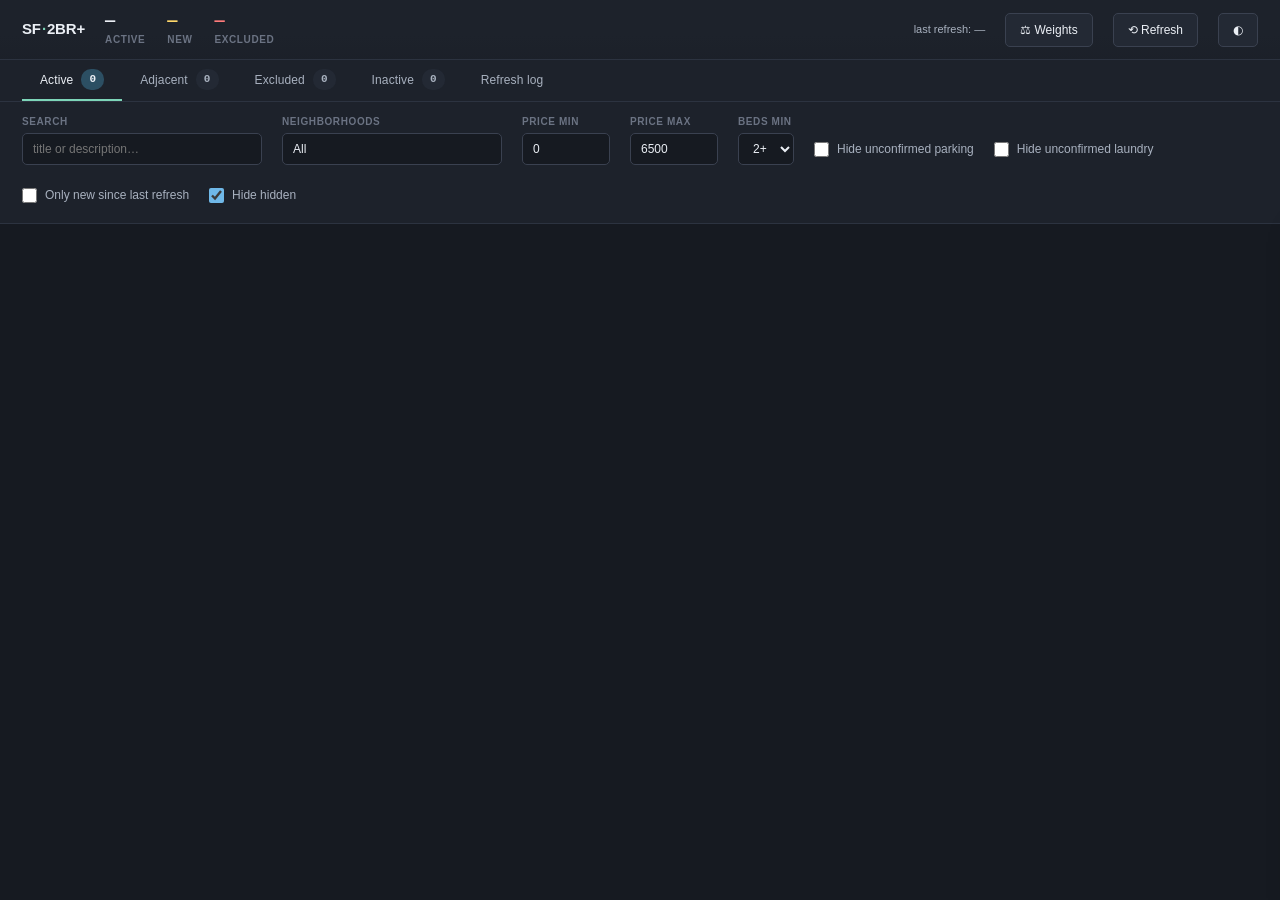
<file: index.html>
<!doctype html>
<meta charset="utf-8">
<meta http-equiv="refresh" content="0; url=dashboard/">
<title>SF 2BR+ — redirecting…</title>
<link rel="canonical" href="dashboard/">
<style>
  body { font-family: -apple-system, sans-serif; background: #1a1d23; color: #e8ecf2; padding: 60px; }
  a { color: #5fb8e8; }
</style>
<p>Redirecting to <a href="dashboard/">the dashboard</a>…</p>
</file>
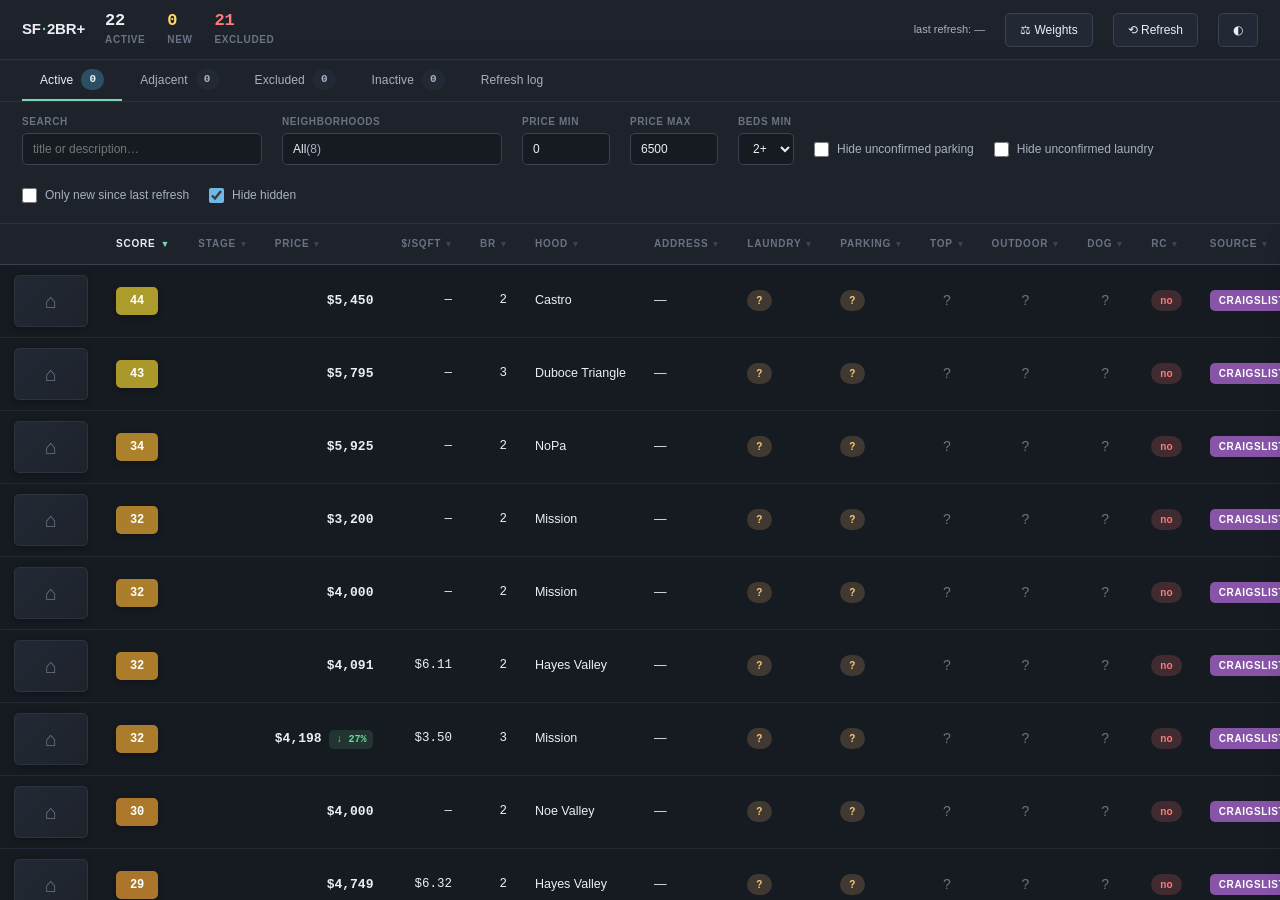
<file: dashboard/index.html>
<!doctype html>
<html lang="en" data-theme="dark">
<head>
  <meta charset="utf-8" />
  <meta name="viewport" content="width=device-width, initial-scale=1" />
  <title>SF 2BR+ — Apartment Dashboard</title>
  <link rel="stylesheet" href="style.css?v=5" />
</head>
<body>

<!-- TOP BAR -->
<header class="topbar">
  <div class="brand">SF<span class="accent">·</span>2BR+</div>

  <div class="summary">
    <div class="stat" title="Total active listings"><span class="num" id="stat-active">—</span><span class="lbl">active</span></div>
    <div class="stat" title="New since last refresh"><span class="num new" id="stat-new">—</span><span class="lbl">new</span></div>
    <div class="stat" title="Excluded by hard requirements"><span class="num bad" id="stat-excluded">—</span><span class="lbl">excluded</span></div>
  </div>

  <div class="spacer"></div>

  <div class="last-refresh" id="last-refresh">last refresh: —</div>
  <button class="topbar-btn" id="weights-toggle-btn" title="Score weights">⚖ Weights</button>
  <button class="topbar-btn" id="refresh-btn" title="Refresh listings">⟲ Refresh</button>
  <button class="topbar-btn" id="theme-btn" title="Toggle dark/light">◐</button>
</header>

<!-- TABS -->
<div class="tabs" id="tabs">
  <div class="tab active" data-tab="active">Active <span class="count" id="tab-active-count">0</span></div>
  <div class="tab" data-tab="adjacent">Adjacent <span class="count" id="tab-adjacent-count">0</span></div>
  <div class="tab" data-tab="excluded">Excluded <span class="count" id="tab-excluded-count">0</span></div>
  <div class="tab" data-tab="inactive">Inactive <span class="count" id="tab-inactive-count">0</span></div>
  <div class="tab" data-tab="log">Refresh log</div>
</div>

<!-- FILTER BAR -->
<div class="filterbar" id="filterbar">
  <div class="filter">
    <label>Search</label>
    <input type="text" id="f-search" placeholder="title or description…" />
  </div>

  <div class="filter">
    <label>Neighborhoods</label>
    <div class="nh-multi" id="f-nh-trigger">All <span class="dim" id="f-nh-count"></span></div>
    <div class="nh-multi-popup" id="f-nh-popup"></div>
  </div>

  <div class="filter">
    <label>Price min</label>
    <input type="number" id="f-price-min" min="0" step="100" value="0" />
  </div>

  <div class="filter">
    <label>Price max</label>
    <input type="number" id="f-price-max" min="0" step="100" value="6500" />
  </div>

  <div class="filter">
    <label>Beds min</label>
    <select id="f-beds">
      <option value="2">2+</option>
      <option value="3">3+</option>
    </select>
  </div>

  <label class="toggle"><input type="checkbox" id="f-hide-no-parking" /> Hide unconfirmed parking</label>
  <label class="toggle"><input type="checkbox" id="f-hide-no-laundry" /> Hide unconfirmed laundry</label>
  <label class="toggle"><input type="checkbox" id="f-only-new" /> Only new since last refresh</label>
  <label class="toggle"><input type="checkbox" id="f-hide-hidden" checked /> Hide hidden</label>
</div>

<!-- MAIN -->
<div class="main">
  <div class="content-pane">
    <div class="table-wrap" id="table-wrap">
      <table class="listings" id="listings-table">
        <thead><tr id="th-row"></tr></thead>
        <tbody id="listings-body"></tbody>
      </table>
      <div class="empty" id="empty-msg" style="display:none;">
        <div class="em">⌂</div>
        <div class="empty-heading">No listings match your filters</div>
        <div class="faint">Try widening price, bedrooms, or selecting more neighborhoods.</div>
      </div>
    </div>
    <div class="refresh-log" id="refresh-log-pane" style="display:none;"></div>
  </div>

  <!-- Detail panel slides in from right -->
  <aside class="detail-panel" id="detail-panel">
    <div class="gallery" id="d-gallery"></div>
    <div class="head">
      <div>
        <h3 class="title" id="d-title">—</h3>
        <div class="sub" id="d-sub">—</div>
      </div>
      <button class="close-btn" id="d-close">×</button>
    </div>
    <div class="body" id="d-body"></div>
    <div class="actions">
      <button id="d-star">☆ Star</button>
      <select id="d-status" class="status-select">
        <option value="">Stage…</option>
        <option value="interested">★ Interested</option>
        <option value="toured">👁 Toured</option>
        <option value="applied">✓ Applied</option>
        <option value="passed">⊘ Passed</option>
      </select>
      <button id="d-hide">⊘ Hide</button>
    </div>
  </aside>

  <!-- Weights popover (hidden by default, toggled by topbar button) -->
  <aside class="weights-panel" id="weights-panel">
    <h4>
      <span>Score weights</span>
      <span class="reset" id="weights-reset">reset</span>
    </h4>
    <div id="weights-sliders"></div>
  </aside>
</div>

<!-- REFRESH MODAL (fallback) -->
<div class="modal-backdrop" id="refresh-modal">
  <div class="modal">
    <h3>Refresh the data</h3>
    <p>To pull fresh listings, open Cowork and message Claude: <em>"refresh my listings."</em> The dashboard updates within ~2 minutes.</p>
    <p class="dim">Or run locally:</p>
    <pre id="refresh-cmd">cd ~/Documents/sf-apartment-search
python3 refresh.py --publish</pre>
    <div class="modal-actions">
      <button id="refresh-modal-close">Close</button>
    </div>
  </div>
</div>

<!-- A leaflet map div is no longer here — the per-listing Google Maps embed in
     the detail panel is the spatial-context view. -->

<script src="app.js?v=5"></script>
</body>
</html>
</file>
<file: dashboard/style.css>
/* ============================================================
   SF Apartment Dashboard — refined polish
   Warm dark default, generous spacing, photo-forward, no map clutter.
   ============================================================ */

:root {
  /* Dark theme (default) — warmer slate with mint accents */
  --bg: #161a21;
  --bg-elev: #1d222b;
  --bg-elev-2: #232934;
  --bg-hover: #2a3140;
  --bg-row-alt: #1a1f27;
  --border: #2c3340;
  --border-strong: #3a4150;
  --text: #ebeff5;
  --text-dim: #a8b1bf;
  --text-faint: #6b7383;
  --accent: #6fb8e8;
  --accent-2: #7dd5b8;
  --accent-dim: #2c4f63;
  --good: #6dd99a;
  --warn: #ffc97a;
  --bad: #ff7b7b;
  --new: #ffd86b;
  --grid: #232a35;
  --shadow: 0 8px 28px rgba(0, 0, 0, 0.45);
  --shadow-sm: 0 2px 6px rgba(0, 0, 0, 0.25);
  --radius: 8px;
  --radius-sm: 5px;
  --row-h: 64px;
  --mono: "JetBrains Mono", "IBM Plex Mono", "SF Mono", Menlo, Consolas, monospace;
  --sans: -apple-system, BlinkMacSystemFont, "Inter", "Helvetica Neue", Arial, sans-serif;
}

[data-theme="light"] {
  --bg: #f5f7fb;
  --bg-elev: #ffffff;
  --bg-elev-2: #ffffff;
  --bg-hover: #eef2f8;
  --bg-row-alt: #f9fbfd;
  --border: #e1e6ed;
  --border-strong: #c2cad6;
  --text: #1a2332;
  --text-dim: #586374;
  --text-faint: #94a0b0;
  --accent: #2873cc;
  --accent-2: #1d9b73;
  --accent-dim: #c8def4;
  --good: #1ea862;
  --warn: #c4830f;
  --bad: #d44545;
  --new: #b07d10;
  --grid: #ebeff4;
  --shadow: 0 8px 24px rgba(20, 30, 50, 0.08);
  --shadow-sm: 0 2px 6px rgba(20, 30, 50, 0.04);
}

* { box-sizing: border-box; }

html, body {
  margin: 0;
  padding: 0;
  background: var(--bg);
  color: var(--text);
  font-family: var(--sans);
  font-size: 13px;
  line-height: 1.5;
  height: 100vh;
  overflow: hidden;
  -webkit-font-smoothing: antialiased;
  -moz-osx-font-smoothing: grayscale;
}

body { display: flex; flex-direction: column; }

button, input, select, textarea {
  font-family: inherit;
  font-size: inherit;
  color: inherit;
}

a { color: var(--accent); text-decoration: none; }
a:hover { text-decoration: underline; }

.mono { font-family: var(--mono); font-variant-numeric: tabular-nums; }
.dim { color: var(--text-dim); }
.faint { color: var(--text-faint); }

/* ============================================================
   Top bar
   ============================================================ */
.topbar {
  display: flex;
  align-items: center;
  gap: 20px;
  padding: 0 22px;
  background: linear-gradient(180deg, var(--bg-elev) 0%, var(--bg-elev) 60%, color-mix(in srgb, var(--bg-elev) 80%, var(--bg)) 100%);
  border-bottom: 1px solid var(--border);
  height: 60px;
  flex-shrink: 0;
  position: relative;
  z-index: 50;
}

.topbar .brand {
  font-weight: 700;
  font-size: 15px;
  letter-spacing: -0.01em;
  color: var(--text);
}
.topbar .brand .accent { color: var(--accent-2); margin: 0 1px; }

.topbar .summary { display: flex; gap: 22px; }
.topbar .summary .stat {
  display: flex;
  flex-direction: column;
  gap: 1px;
  align-items: flex-start;
}
.topbar .summary .stat .num {
  color: var(--text);
  font-weight: 700;
  font-size: 17px;
  font-family: var(--mono);
  font-variant-numeric: tabular-nums;
  line-height: 1.1;
  letter-spacing: -0.01em;
}
.topbar .summary .stat .lbl {
  font-size: 10px;
  text-transform: uppercase;
  letter-spacing: 0.06em;
  color: var(--text-faint);
  font-weight: 600;
}
.topbar .summary .stat .num.new { color: var(--new); }
.topbar .summary .stat .num.bad { color: var(--bad); }

.topbar .spacer { flex: 1; }

.topbar .last-refresh {
  font-size: 11px;
  color: var(--text-dim);
  text-align: right;
  line-height: 1.3;
}
.topbar .last-refresh .mono { color: var(--text); font-weight: 500; }

.topbar-btn {
  background: var(--bg-elev-2);
  border: 1px solid var(--border-strong);
  color: var(--text);
  padding: 0 14px;
  border-radius: var(--radius-sm);
  cursor: pointer;
  font-size: 12px;
  font-weight: 500;
  height: 34px;
  transition: background 0.12s, border-color 0.12s, color 0.12s;
  white-space: nowrap;
}
.topbar-btn:hover {
  background: var(--bg-hover);
  border-color: var(--accent);
}
.topbar-btn.active {
  background: var(--accent);
  border-color: var(--accent);
  color: #fff;
}
.topbar-btn.primary {
  background: var(--accent);
  border-color: var(--accent);
  color: #fff;
}
.topbar-btn.primary:hover { filter: brightness(1.08); }

/* ============================================================
   Tabs
   ============================================================ */
.tabs {
  display: flex;
  background: var(--bg-elev);
  border-bottom: 1px solid var(--border);
  padding: 0 22px;
  height: 42px;
  flex-shrink: 0;
}
.tabs .tab {
  padding: 0 18px;
  font-size: 12px;
  color: var(--text-dim);
  cursor: pointer;
  display: flex;
  align-items: center;
  gap: 8px;
  border-bottom: 2px solid transparent;
  font-weight: 500;
  letter-spacing: 0.01em;
  transition: color 0.12s, border-color 0.12s;
}
.tabs .tab:hover { color: var(--text); }
.tabs .tab.active {
  color: var(--text);
  border-bottom-color: var(--accent-2);
}
.tabs .tab .count {
  font-family: var(--mono);
  font-size: 11px;
  background: var(--bg-elev-2);
  padding: 2px 8px;
  border-radius: 10px;
  color: var(--text-dim);
  font-weight: 600;
}
.tabs .tab.active .count {
  background: var(--accent-dim);
  color: var(--text);
}

/* ============================================================
   Filter bar
   ============================================================ */
.filterbar {
  display: flex;
  flex-wrap: wrap;
  gap: 14px 20px;
  align-items: flex-end;
  padding: 12px 22px;
  background: var(--bg-elev);
  border-bottom: 1px solid var(--border);
  flex-shrink: 0;
}
.filterbar .filter { display: flex; flex-direction: column; gap: 4px; }
.filterbar .filter label {
  font-size: 10px;
  text-transform: uppercase;
  color: var(--text-faint);
  letter-spacing: 0.06em;
  font-weight: 700;
}
.filterbar input[type="text"],
.filterbar input[type="number"],
.filterbar select {
  background: var(--bg);
  border: 1px solid var(--border-strong);
  color: var(--text);
  padding: 7px 10px;
  border-radius: var(--radius-sm);
  height: 32px;
  font-size: 12px;
  transition: border-color 0.12s;
}
.filterbar input:focus, .filterbar select:focus {
  outline: none;
  border-color: var(--accent);
}
.filterbar input[type="text"] { width: 240px; }
.filterbar input[type="number"] { width: 88px; }

.filterbar .nh-multi {
  position: relative;
  background: var(--bg);
  border: 1px solid var(--border-strong);
  padding: 7px 10px;
  border-radius: var(--radius-sm);
  font-size: 12px;
  height: 32px;
  cursor: pointer;
  min-width: 220px;
  display: flex;
  align-items: center;
}
.filterbar .nh-multi:hover { border-color: var(--accent); }
.filterbar .nh-multi-popup {
  position: absolute;
  top: 100%;
  left: 0;
  background: var(--bg-elev-2);
  border: 1px solid var(--border-strong);
  border-radius: var(--radius);
  box-shadow: var(--shadow);
  padding: 12px 14px;
  margin-top: 4px;
  z-index: 30;
  min-width: 240px;
  display: none;
}
.filterbar .nh-multi-popup.open { display: block; }
.filterbar .nh-multi-popup label {
  display: flex;
  align-items: center;
  gap: 9px;
  padding: 4px 0;
  font-size: 12px;
  cursor: pointer;
  color: var(--text);
  font-weight: 400;
}

.filterbar .toggle {
  display: flex;
  align-items: center;
  gap: 8px;
  font-size: 12px;
  color: var(--text-dim);
  cursor: pointer;
  height: 32px;
  user-select: none;
}
.filterbar .toggle:hover { color: var(--text); }
.filterbar .toggle input[type="checkbox"] {
  margin: 0;
  cursor: pointer;
  accent-color: var(--accent);
  width: 15px;
  height: 15px;
}

/* ============================================================
   Main layout — single-pane, table is hero
   ============================================================ */
.main {
  display: flex;
  flex: 1;
  min-height: 0;
  position: relative;
}

.content-pane {
  flex: 1;
  min-width: 0;
  display: flex;
  flex-direction: column;
  overflow: hidden;
  background: var(--bg);
}

/* ============================================================
   Table
   ============================================================ */
.table-wrap {
  flex: 1;
  overflow: auto;
  min-height: 0;
}

table.listings {
  width: 100%;
  border-collapse: separate;
  border-spacing: 0;
  font-size: 12.5px;
}

table.listings thead {
  position: sticky;
  top: 0;
  z-index: 10;
  background: var(--bg-elev);
}

table.listings th {
  text-align: left;
  padding: 12px 14px;
  font-weight: 700;
  font-size: 10px;
  text-transform: uppercase;
  letter-spacing: 0.08em;
  color: var(--text-faint);
  border-bottom: 1px solid var(--border-strong);
  cursor: pointer;
  user-select: none;
  white-space: nowrap;
  transition: color 0.12s, background 0.12s;
}
table.listings th:hover { color: var(--text); background: var(--bg-hover); }
table.listings th .sort-arrow { font-size: 9px; margin-left: 5px; opacity: 0.4; }
table.listings th.sorted { color: var(--text); }
table.listings th.sorted .sort-arrow { opacity: 1; color: var(--accent-2); }

table.listings td {
  padding: 10px 14px;
  border-bottom: 1px solid var(--grid);
  white-space: nowrap;
  overflow: hidden;
  text-overflow: ellipsis;
  max-width: 280px;
  height: var(--row-h);
  vertical-align: middle;
}

table.listings tr {
  cursor: pointer;
  transition: background 0.08s;
}
table.listings tbody tr:hover { background: var(--bg-hover); }
table.listings tbody tr.selected { background: var(--accent-dim) !important; }
table.listings tbody tr.selected td { border-bottom-color: var(--accent); }
table.listings tbody tr.starred td.thumb-cell {
  box-shadow: inset 4px 0 0 var(--new);
}
table.listings tbody tr.hidden-row { opacity: 0.4; }
table.listings tr.stage-passed { opacity: 0.55; }
table.listings tr.stage-applied td.thumb-cell {
  box-shadow: inset 4px 0 0 var(--good);
}

/* thumbnail */
.thumb-cell { padding: 7px 14px; width: 88px; }
.thumb {
  width: 74px;
  height: 52px;
  background: var(--bg-elev-2);
  background-size: cover;
  background-position: center;
  border-radius: var(--radius-sm);
  border: 1px solid var(--border);
  display: block;
  box-shadow: var(--shadow-sm);
}
.thumb.no-photo {
  background: linear-gradient(135deg, var(--bg-elev-2), var(--bg-elev));
  display: flex;
  align-items: center;
  justify-content: center;
  font-size: 20px;
  color: var(--text-faint);
}

/* score chip */
.score-cell {
  font-family: var(--mono);
  font-weight: 700;
  display: inline-block;
  width: 42px;
  text-align: center;
  padding: 5px 0;
  border-radius: var(--radius-sm);
  color: #fff;
  font-size: 12px;
  letter-spacing: -0.02em;
  box-shadow: var(--shadow-sm);
}

.price-cell, .ppsf-cell, .num-cell {
  font-family: var(--mono);
  font-variant-numeric: tabular-nums;
  text-align: right;
}
.price-cell { font-weight: 600; font-size: 13px; }

.tag {
  display: inline-block;
  padding: 3px 9px;
  border-radius: 11px;
  font-size: 10px;
  font-weight: 600;
  background: var(--bg-elev-2);
  color: var(--text-dim);
  letter-spacing: 0.02em;
  text-transform: lowercase;
}
.tag.good { color: var(--good); background: color-mix(in srgb, var(--good) 18%, transparent); }
.tag.bad  { color: var(--bad);  background: color-mix(in srgb, var(--bad) 18%, transparent); }
.tag.warn { color: var(--warn); background: color-mix(in srgb, var(--warn) 18%, transparent); }
.tag.new  { color: var(--new);  background: color-mix(in srgb, var(--new) 18%, transparent); }

.bool-y { color: var(--good); font-size: 14px; }
.bool-n { color: var(--bad); font-size: 14px; }
.bool-q { color: var(--text-faint); font-size: 14px; }

.source-badge {
  display: inline-block;
  padding: 3px 9px;
  font-size: 10px;
  font-weight: 700;
  border-radius: var(--radius-sm);
  text-transform: uppercase;
  letter-spacing: 0.06em;
  color: #fff;
  white-space: nowrap;
}
.source-badge.craigslist { background: #8754a8; }
.source-badge.zillow { background: #3a82dc; }
.source-badge.apartments { background: #2da06b; }
.source-badge.padmapper { background: #d97953; }

/* Status pill (user funnel) */
.stage-pill {
  display: inline-block;
  padding: 3px 10px;
  border-radius: 11px;
  font-size: 10px;
  font-weight: 600;
  letter-spacing: 0.02em;
  border: 1px solid;
}
.stage-pill.interested { color: var(--new);    border-color: var(--new);    background: color-mix(in srgb, var(--new) 14%, transparent); }
.stage-pill.toured     { color: var(--accent); border-color: var(--accent); background: color-mix(in srgb, var(--accent) 14%, transparent); }
.stage-pill.applied    { color: var(--good);   border-color: var(--good);   background: color-mix(in srgb, var(--good) 14%, transparent); }
.stage-pill.passed     { color: var(--text-faint); border-color: var(--text-faint); background: color-mix(in srgb, var(--text-faint) 10%, transparent); }

table.listings td.num-cell.warn { color: var(--warn); font-weight: 600; }

.price-delta {
  display: inline-block;
  font-family: var(--mono);
  font-size: 10px;
  font-weight: 600;
}
.price-delta.good { color: var(--good); }
.price-delta.bad  { color: var(--bad);  }

.gem-badge {
  display: inline-block;
  margin-left: 6px;
  padding: 2px 6px;
  font-size: 9px;
  font-weight: 800;
  letter-spacing: 0.05em;
  background: linear-gradient(135deg, #ffd86b, #ff8a4d);
  color: #1a1d23;
  border-radius: 9px;
  vertical-align: middle;
  cursor: help;
  box-shadow: var(--shadow-sm);
}

.bm-badge {
  display: inline-block;
  font-family: var(--mono);
  font-size: 10px;
  font-weight: 700;
  color: var(--good);
  background: color-mix(in srgb, var(--good) 14%, transparent);
  padding: 2px 7px;
  border-radius: 5px;
  cursor: help;
}

.adj-badge {
  display: inline-block;
  font-size: 10px;
  font-weight: 600;
  color: var(--accent);
  background: color-mix(in srgb, var(--accent) 12%, transparent);
  padding: 2px 7px;
  border-radius: 5px;
}

/* Refresh log tab */
.refresh-log { padding: 18px; font-size: 12.5px; overflow: auto; }
.refresh-log .entry {
  background: var(--bg-elev);
  border: 1px solid var(--border);
  border-radius: var(--radius);
  padding: 14px 16px;
  margin-bottom: 12px;
  box-shadow: var(--shadow-sm);
}
.refresh-log .entry .ts { color: var(--accent); font-weight: 600; font-family: var(--mono); }
.refresh-log .entry .row {
  display: flex; gap: 18px; margin-top: 6px;
  color: var(--text-dim); font-size: 11px; flex-wrap: wrap;
}
.refresh-log .entry .row b { color: var(--text); }
.refresh-log .entry .err { color: var(--bad); margin-top: 6px; font-size: 11px; }

/* ============================================================
   Detail panel — slides in from right
   ============================================================ */
.detail-panel {
  position: absolute;
  top: 0;
  right: -540px;
  width: 520px;
  max-width: 100%;
  height: 100%;
  background: var(--bg-elev);
  border-left: 1px solid var(--border-strong);
  box-shadow: var(--shadow);
  transition: right 0.24s cubic-bezier(0.4, 0, 0.2, 1);
  z-index: 40;
  display: flex;
  flex-direction: column;
  overflow: hidden;
}
.detail-panel.open { right: 0; }

/* Hero gallery */
.detail-panel .gallery {
  position: relative;
  height: 260px;
  background: var(--bg);
  flex-shrink: 0;
  overflow: hidden;
}
.detail-panel .gallery .photo {
  position: absolute;
  inset: 0;
  background-size: cover;
  background-position: center;
  opacity: 0;
  transition: opacity 0.3s;
}
.detail-panel .gallery .photo.active { opacity: 1; }
.detail-panel .gallery.empty {
  display: flex;
  align-items: center;
  justify-content: center;
  background: linear-gradient(135deg, var(--bg-elev-2), var(--bg));
  color: var(--text-faint);
  font-size: 13px;
}

.detail-panel .gallery .nav {
  position: absolute;
  top: 50%;
  transform: translateY(-50%);
  background: rgba(0, 0, 0, 0.6);
  color: #fff;
  border: none;
  width: 34px;
  height: 34px;
  border-radius: 50%;
  cursor: pointer;
  font-size: 17px;
  line-height: 1;
  display: flex;
  align-items: center;
  justify-content: center;
  opacity: 0.85;
  transition: opacity 0.15s, background 0.15s;
}
.detail-panel .gallery .nav:hover { opacity: 1; background: rgba(0, 0, 0, 0.78); }
.detail-panel .gallery .nav.prev { left: 12px; }
.detail-panel .gallery .nav.next { right: 12px; }

.detail-panel .gallery .indicator {
  position: absolute;
  bottom: 12px;
  left: 50%;
  transform: translateX(-50%);
  display: flex;
  gap: 6px;
}
.detail-panel .gallery .indicator .dot {
  width: 6px;
  height: 6px;
  border-radius: 50%;
  background: rgba(255, 255, 255, 0.5);
  transition: background 0.12s, width 0.15s;
  cursor: pointer;
}
.detail-panel .gallery .indicator .dot.active { background: #fff; width: 20px; border-radius: 4px; }

.detail-panel .gallery .photo-counter {
  position: absolute;
  bottom: 12px;
  right: 14px;
  background: rgba(0, 0, 0, 0.65);
  color: #fff;
  padding: 3px 9px;
  border-radius: 11px;
  font-size: 10px;
  font-family: var(--mono);
  font-weight: 600;
}

.detail-panel .head {
  padding: 16px 20px 12px;
  border-bottom: 1px solid var(--border);
  display: flex;
  justify-content: space-between;
  align-items: flex-start;
  gap: 12px;
  flex-shrink: 0;
}
.detail-panel .head .title {
  font-size: 15px;
  font-weight: 600;
  margin: 0 0 5px 0;
  line-height: 1.35;
  letter-spacing: -0.01em;
}
.detail-panel .head .sub {
  font-size: 12.5px;
  color: var(--text-dim);
  line-height: 1.5;
}
.detail-panel .head .sub .price {
  color: var(--text);
  font-weight: 700;
  font-family: var(--mono);
}
.detail-panel .close-btn {
  background: transparent;
  border: 1px solid var(--border);
  color: var(--text-dim);
  width: 30px;
  height: 30px;
  cursor: pointer;
  border-radius: var(--radius-sm);
  font-size: 17px;
  line-height: 1;
  flex-shrink: 0;
  display: flex;
  align-items: center;
  justify-content: center;
}
.detail-panel .close-btn:hover { background: var(--bg-hover); color: var(--text); }

.detail-panel .body {
  padding: 16px 20px 20px;
  overflow-y: auto;
  flex: 1;
}

.detail-panel .actions {
  padding: 14px 20px;
  border-top: 1px solid var(--border);
  display: flex;
  gap: 9px;
  flex-shrink: 0;
  background: var(--bg-elev-2);
}
.detail-panel .actions button,
.detail-panel .actions select {
  flex: 1;
  background: var(--bg);
  border: 1px solid var(--border-strong);
  color: var(--text);
  padding: 9px 11px;
  border-radius: var(--radius-sm);
  cursor: pointer;
  font-size: 12px;
  font-weight: 500;
  transition: background 0.12s, border-color 0.12s;
}
.detail-panel .actions button:hover { background: var(--bg-hover); border-color: var(--accent); }
.detail-panel .actions select:focus { outline: none; border-color: var(--accent); }
.detail-panel .actions button.active.starred { background: color-mix(in srgb, var(--new) 18%, var(--bg)); border-color: var(--new); color: var(--new); }
.detail-panel .actions button.active.hidden  { background: color-mix(in srgb, var(--bad) 18%, var(--bg)); border-color: var(--bad); color: var(--bad); }

.detail-panel .body h5 {
  margin: 20px 0 8px;
  font-size: 10px;
  text-transform: uppercase;
  letter-spacing: 0.08em;
  color: var(--text-faint);
  font-weight: 700;
}
.detail-panel .body h5:first-child { margin-top: 0; }

.detail-panel .body .desc {
  font-size: 13px;
  color: var(--text);
  background: var(--bg);
  border: 1px solid var(--border);
  padding: 12px 14px;
  border-radius: var(--radius);
  line-height: 1.55;
}

.detail-panel .body .grid {
  display: grid;
  grid-template-columns: 1fr 1fr;
  gap: 7px 18px;
  font-size: 12.5px;
}
.detail-panel .body .grid .k { color: var(--text-dim); }
.detail-panel .body .grid .v { font-family: var(--mono); }

.detail-panel .body .rc-reasoning {
  padding: 12px 14px;
  background: var(--bg);
  border: 1px solid var(--border);
  border-radius: var(--radius);
  font-size: 12.5px;
  color: var(--text-dim);
  line-height: 1.55;
}

.detail-panel .body .map-embed {
  border: 1px solid var(--border);
  border-radius: var(--radius);
  overflow: hidden;
  background: var(--bg);
}
.detail-panel .body .map-embed iframe {
  display: block;
  width: 100%;
  border: 0;
  background: var(--bg-elev-2);
}
.detail-panel .body .map-embed .map-links {
  display: flex;
  gap: 16px;
  padding: 10px 14px;
  background: var(--bg-elev-2);
  border-top: 1px solid var(--border);
  font-size: 11.5px;
}
.detail-panel .body .map-embed .map-links a {
  color: var(--accent);
  font-weight: 500;
}

.detail-panel .body .source-link {
  display: inline-flex;
  align-items: center;
  gap: 7px;
  padding: 8px 12px;
  background: var(--bg);
  border: 1px solid var(--border);
  border-radius: var(--radius-sm);
  font-size: 12px;
  word-break: break-all;
}

/* score breakdown bars */
.score-bars { margin-top: 10px; }
.score-bar-row {
  display: grid;
  grid-template-columns: 120px 1fr 60px;
  align-items: center;
  gap: 11px;
  font-size: 12px;
  margin-bottom: 7px;
}
.score-bar-row .lbl { color: var(--text-dim); }
.score-bar-row .bar {
  background: var(--bg);
  height: 8px;
  border-radius: 4px;
  overflow: hidden;
  border: 1px solid var(--border);
}
.score-bar-row .bar .fill {
  height: 100%;
  background: var(--accent);
  border-radius: 4px;
  transition: width 0.2s;
}
.score-bar-row .val { font-family: var(--mono); text-align: right; }
.score-bar-row .val .max { color: var(--text-faint); font-size: 11px; }

/* Notes textarea */
.notes-area {
  width: 100%;
  min-height: 75px;
  background: var(--bg);
  border: 1px solid var(--border);
  border-radius: var(--radius);
  color: var(--text);
  font-family: var(--sans);
  font-size: 12.5px;
  padding: 10px 12px;
  resize: vertical;
  line-height: 1.5;
}
.notes-area:focus { outline: none; border-color: var(--accent); }

/* Price history list */
.price-history {
  background: var(--bg);
  border: 1px solid var(--border);
  border-radius: var(--radius);
  padding: 10px 14px;
  font-size: 12.5px;
}
.price-history .ph-row {
  display: flex;
  justify-content: space-between;
  padding: 3px 0;
}

/* ============================================================
   Weights popover (toggle from topbar button)
   ============================================================ */
.weights-panel {
  position: absolute;
  top: 12px;
  right: 12px;
  background: var(--bg-elev-2);
  border: 1px solid var(--border-strong);
  border-radius: var(--radius);
  padding: 14px 16px;
  box-shadow: var(--shadow);
  font-size: 12px;
  z-index: 60;
  width: 280px;
  max-height: calc(100% - 24px);
  overflow-y: auto;
  display: none;
}
.weights-panel.open { display: block; }
.weights-panel h4 {
  margin: 0 0 12px 0;
  font-size: 10px;
  text-transform: uppercase;
  letter-spacing: 0.08em;
  color: var(--text-faint);
  font-weight: 700;
  display: flex;
  justify-content: space-between;
  align-items: center;
}
.weights-panel h4 .reset {
  font-size: 10px;
  color: var(--accent);
  cursor: pointer;
  text-transform: none;
  letter-spacing: 0;
  font-weight: 500;
}
.weights-panel h4 .reset:hover { text-decoration: underline; }
.weights-panel .slider-row {
  display: grid;
  grid-template-columns: 1fr 36px;
  align-items: center;
  gap: 10px;
  padding: 6px 0;
}
.weights-panel .slider-row label {
  display: flex;
  flex-direction: column;
  gap: 3px;
  font-size: 12px;
}
.weights-panel .slider-row input[type="range"] {
  width: 100%;
  margin: 0;
  accent-color: var(--accent);
}
.weights-panel .slider-row .val {
  font-family: var(--mono);
  text-align: right;
  color: var(--accent-2);
  font-size: 12px;
  font-weight: 700;
}

/* ============================================================
   Empty state
   ============================================================ */
.empty {
  display: flex;
  align-items: center;
  justify-content: center;
  flex: 1;
  color: var(--text-faint);
  font-size: 13px;
  text-align: center;
  padding: 80px 40px;
  flex-direction: column;
  gap: 10px;
}
.empty .em { font-size: 40px; opacity: 0.5; }
.empty .empty-heading { font-size: 15px; color: var(--text); font-weight: 600; }

/* ============================================================
   Refresh modal
   ============================================================ */
.modal-backdrop {
  position: fixed;
  inset: 0;
  background: rgba(0, 0, 0, 0.65);
  display: none;
  align-items: center;
  justify-content: center;
  z-index: 100;
  backdrop-filter: blur(3px);
}
.modal-backdrop.open { display: flex; }
.modal {
  background: var(--bg-elev-2);
  border: 1px solid var(--border-strong);
  border-radius: var(--radius);
  padding: 24px 28px;
  max-width: 560px;
  width: 90%;
  box-shadow: var(--shadow);
}
.modal h3 { margin: 0 0 10px; font-size: 15px; }
.modal p { margin: 8px 0; color: var(--text-dim); font-size: 13px; line-height: 1.6; }
.modal pre {
  background: var(--bg);
  border: 1px solid var(--border);
  border-radius: var(--radius-sm);
  padding: 12px 14px;
  font-family: var(--mono);
  font-size: 12px;
  margin: 12px 0;
  overflow-x: auto;
  color: var(--text);
}
.modal .modal-actions { display: flex; justify-content: flex-end; gap: 8px; margin-top: 16px; }
.modal .modal-actions button {
  background: var(--accent);
  border: 1px solid var(--accent);
  color: #fff;
  padding: 8px 16px;
  border-radius: var(--radius-sm);
  cursor: pointer;
  font-size: 12px;
  font-weight: 500;
}

/* ============================================================
   Scrollbar
   ============================================================ */
::-webkit-scrollbar { width: 10px; height: 10px; }
::-webkit-scrollbar-track { background: transparent; }
::-webkit-scrollbar-thumb { background: var(--border-strong); border-radius: 5px; }
::-webkit-scrollbar-thumb:hover { background: var(--text-faint); }

/* ============================================================
   Mobile
   ============================================================ */
@media (max-width: 820px) {
  body { font-size: 12px; }
  .topbar { gap: 12px; padding: 0 14px; height: auto; min-height: 60px; flex-wrap: wrap; }
  .topbar .summary { gap: 14px; }
  .topbar .summary .stat .num { font-size: 14px; }
  .topbar .last-refresh { display: none; }

  .tabs { padding: 0 14px; }
  .tabs .tab { padding: 0 12px; font-size: 11px; }

  .filterbar {
    padding: 10px 14px;
    gap: 10px 12px;
    overflow-x: auto;
    flex-wrap: nowrap;
  }
  .filterbar .filter { flex-shrink: 0; }
  .filterbar input[type="text"] { width: 160px; }

  table.listings { font-size: 11px; }
  table.listings th, table.listings td { padding: 7px 10px; }
  :root { --row-h: 56px; }
  .thumb { width: 60px; height: 42px; }
  /* hide low-priority columns on narrow screens */
  table.listings th:nth-child(5), table.listings td:nth-child(5),
  table.listings th:nth-child(11), table.listings td:nth-child(11),
  table.listings th:nth-child(12), table.listings td:nth-child(12),
  table.listings th:nth-child(13), table.listings td:nth-child(13),
  table.listings th:nth-child(14), table.listings td:nth-child(14),
  table.listings th:nth-child(15), table.listings td:nth-child(15),
  table.listings th:nth-child(16), table.listings td:nth-child(16),
  table.listings th:nth-child(17), table.listings td:nth-child(17),
  table.listings th:nth-child(18), table.listings td:nth-child(18) { display: none; }

  .detail-panel { width: 100%; right: -100%; }
  .detail-panel .gallery { height: 220px; }
  .weights-panel { width: calc(100% - 24px); right: 12px; left: 12px; }
}
</file>
